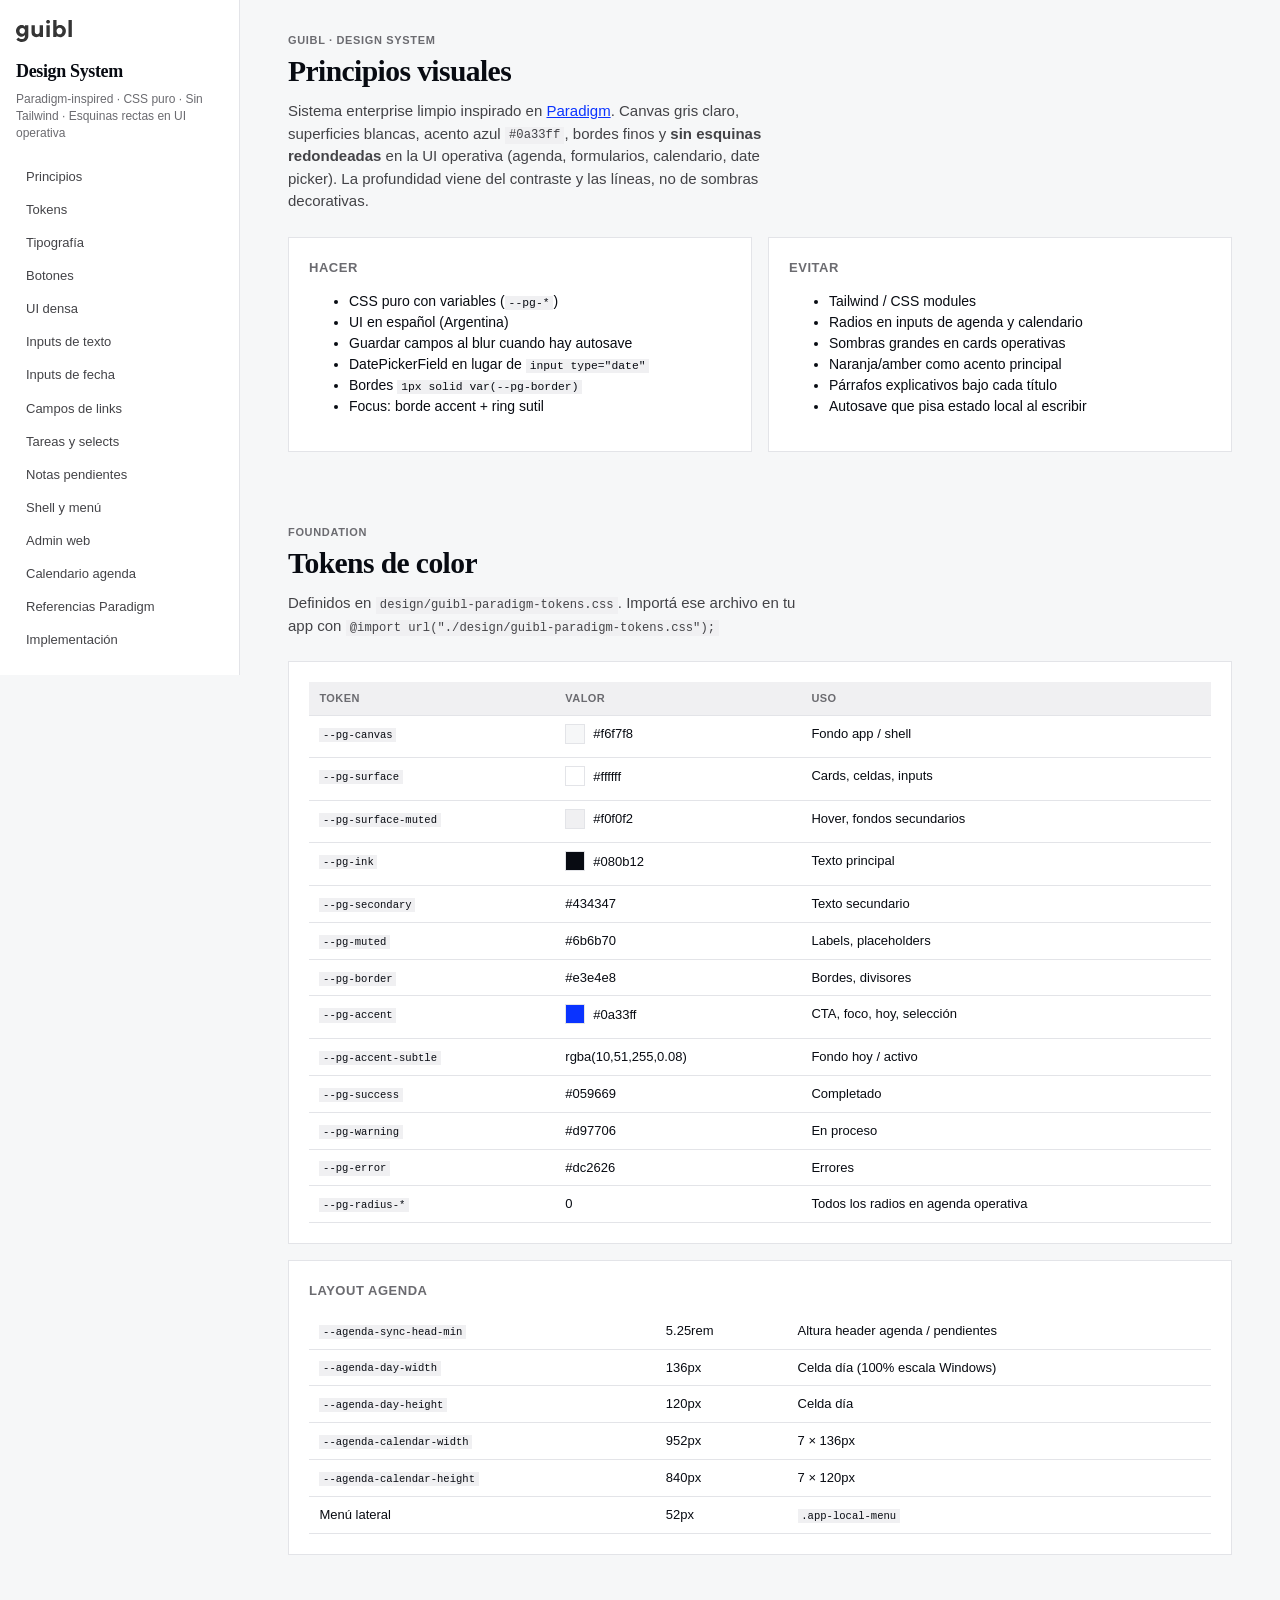
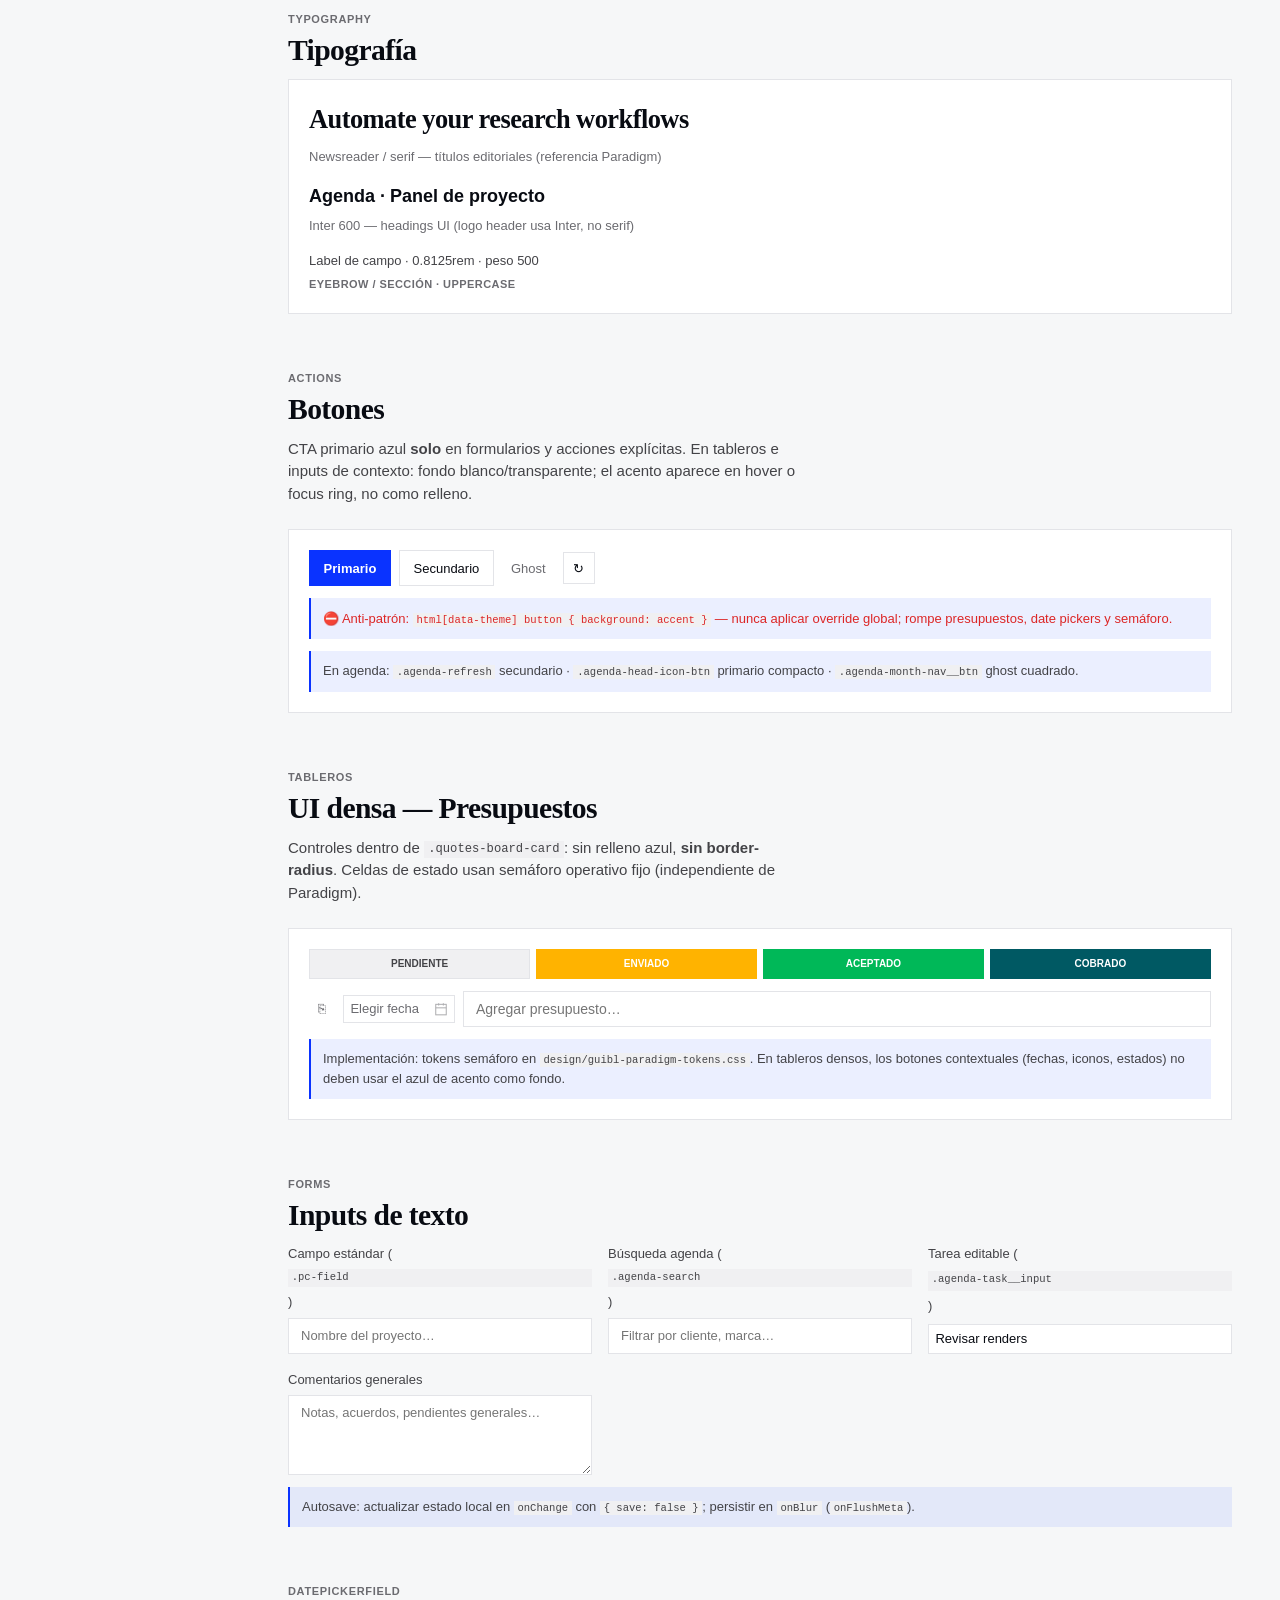
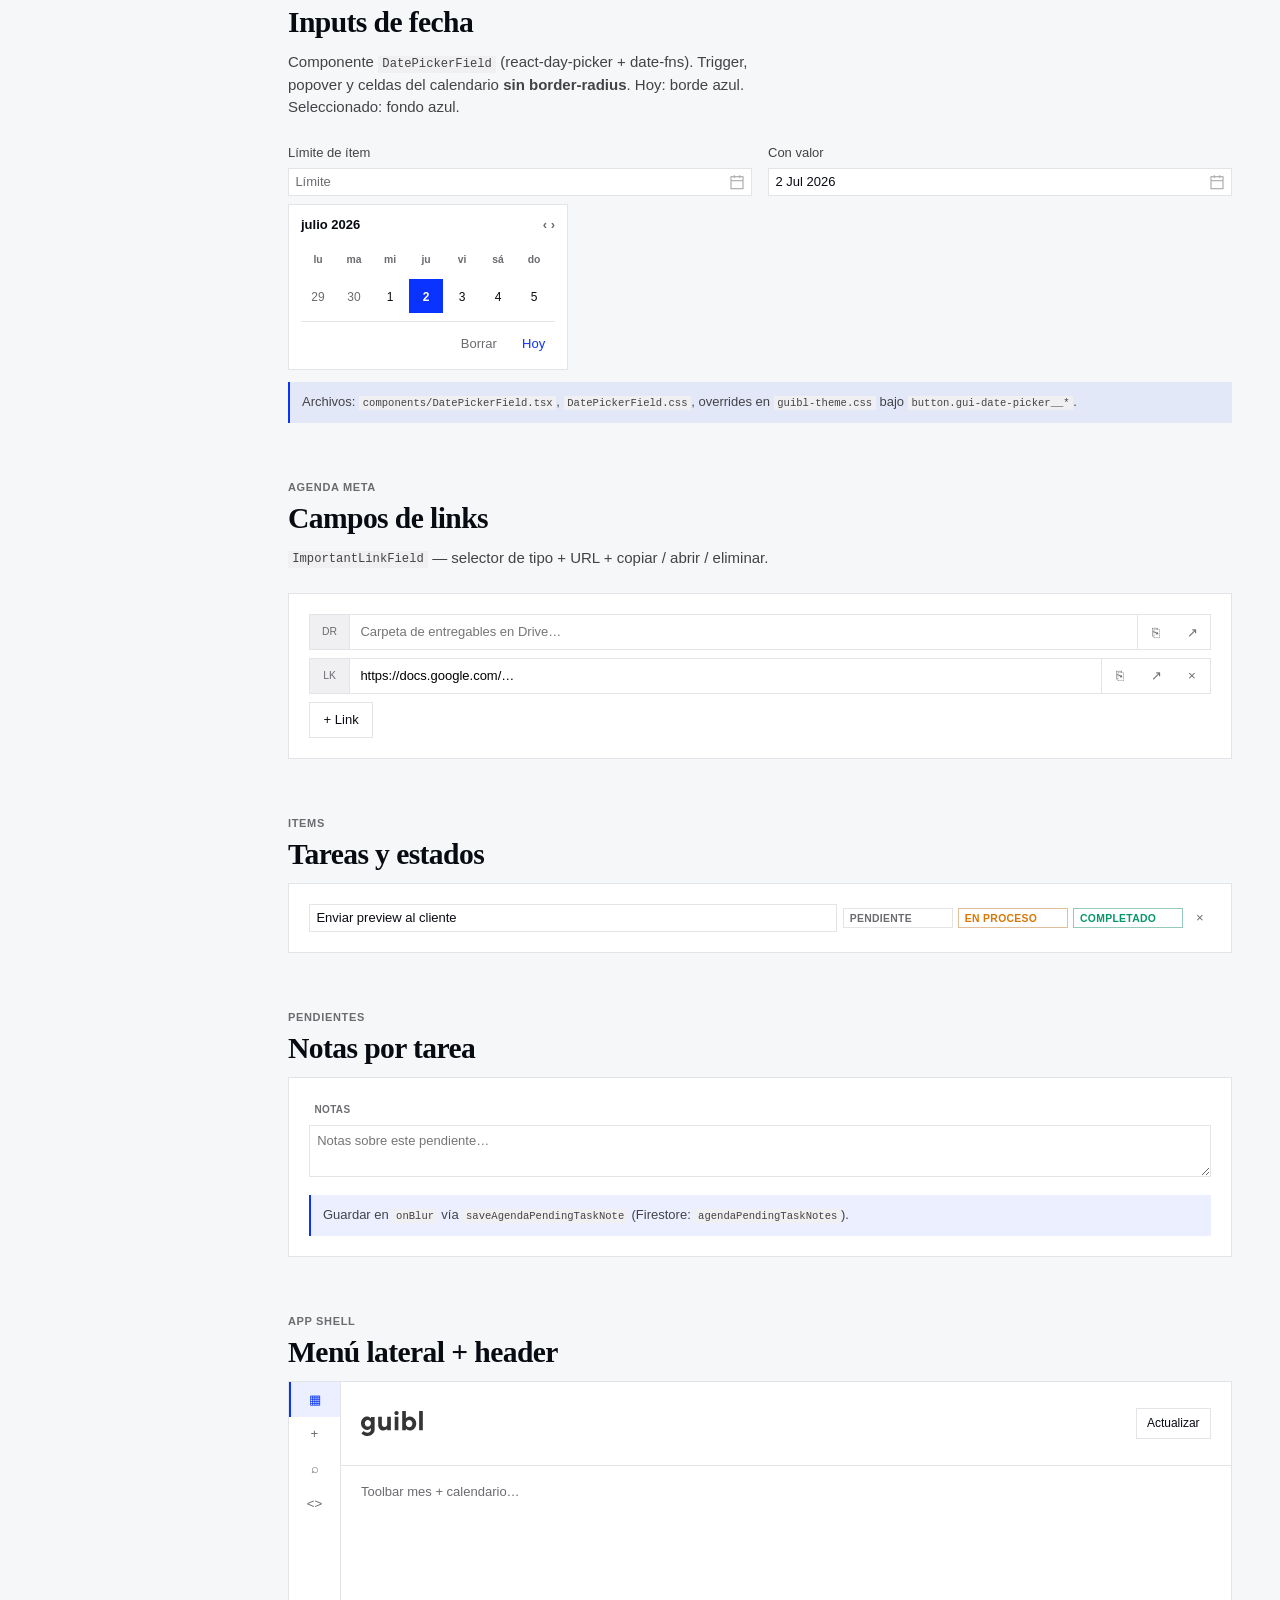
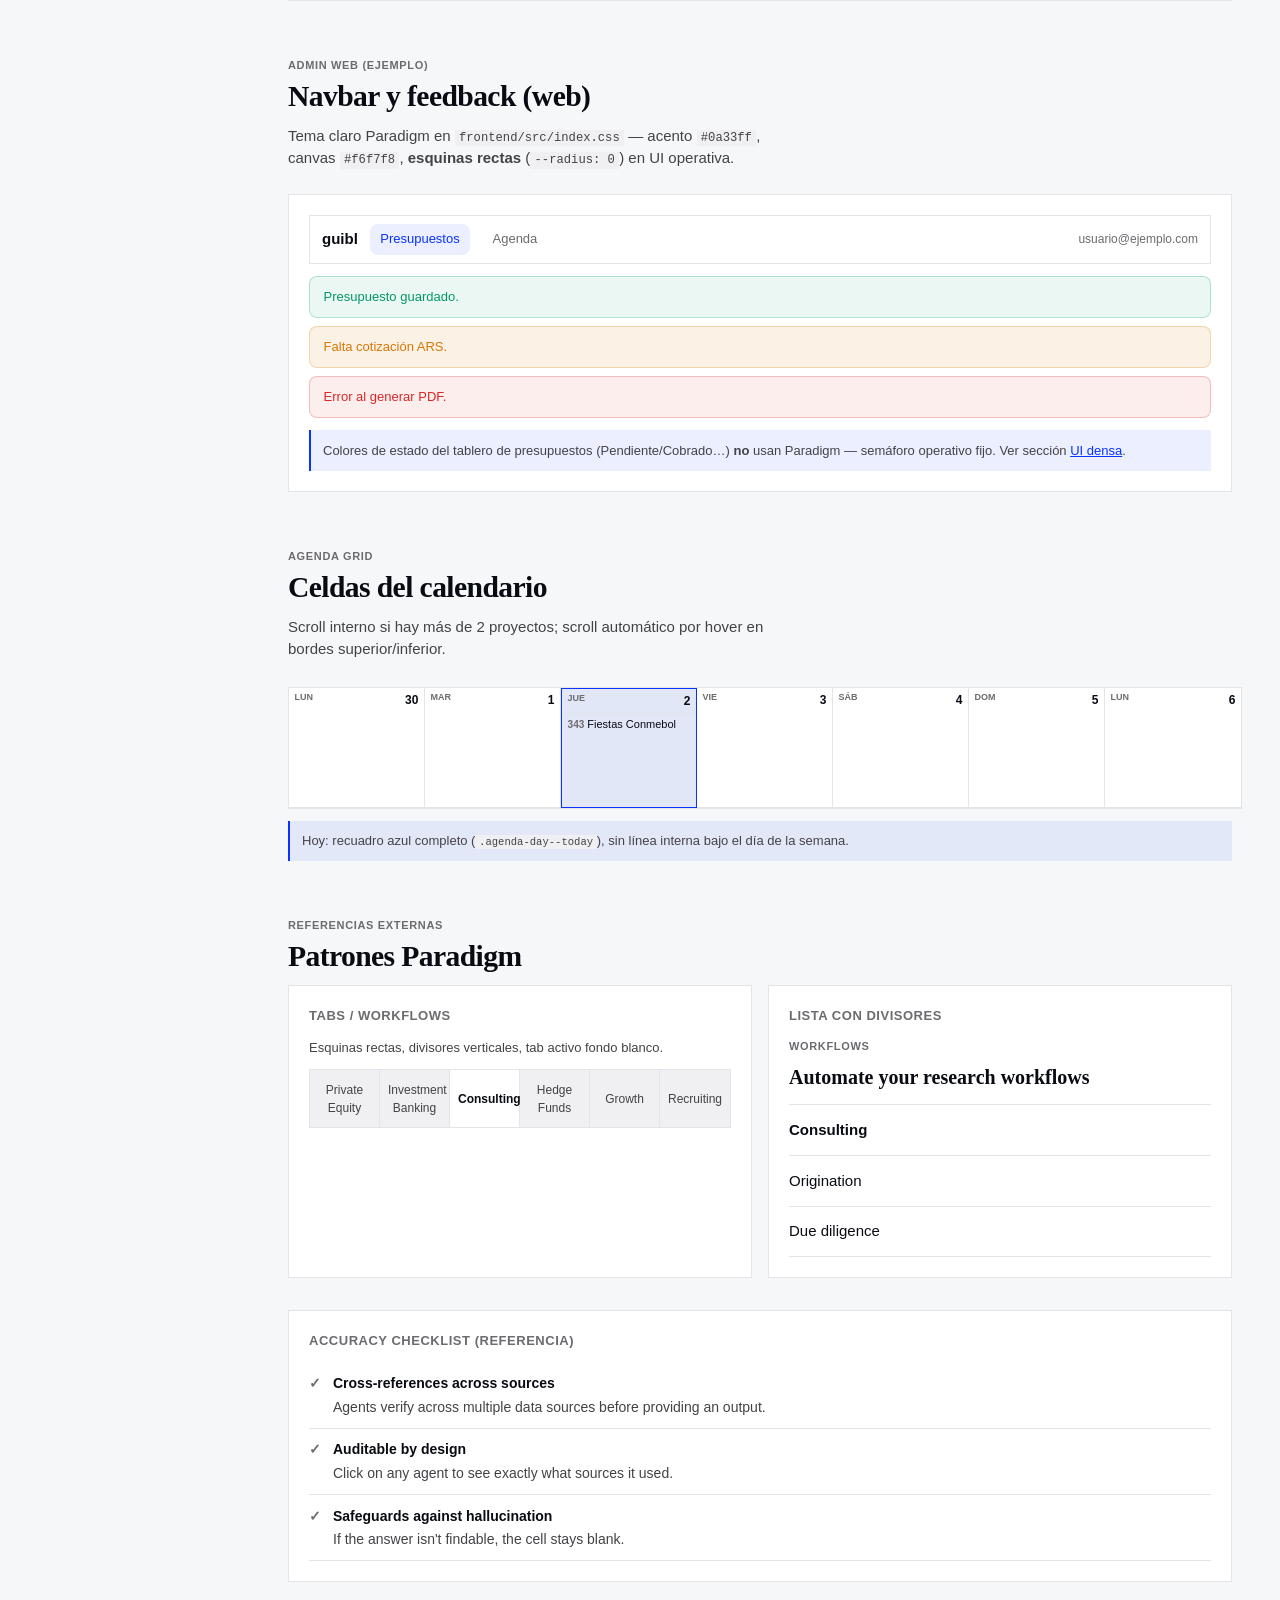
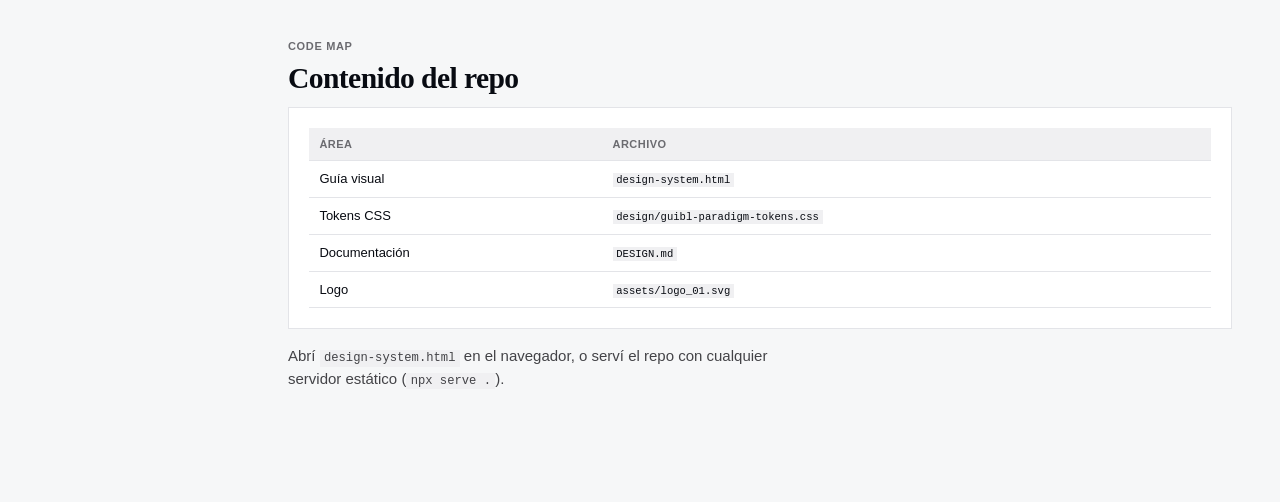
<file: index.html>
<!doctype html>
<html lang="es">
<head>
  <meta charset="utf-8" />
  <meta http-equiv="refresh" content="0; url=design-system.html" />
  <title>GUIBL Design System</title>
  <link rel="canonical" href="design-system.html" />
</head>
<body>
  <p><a href="design-system.html">GUIBL Design System</a></p>
</body>
</html>
</file>
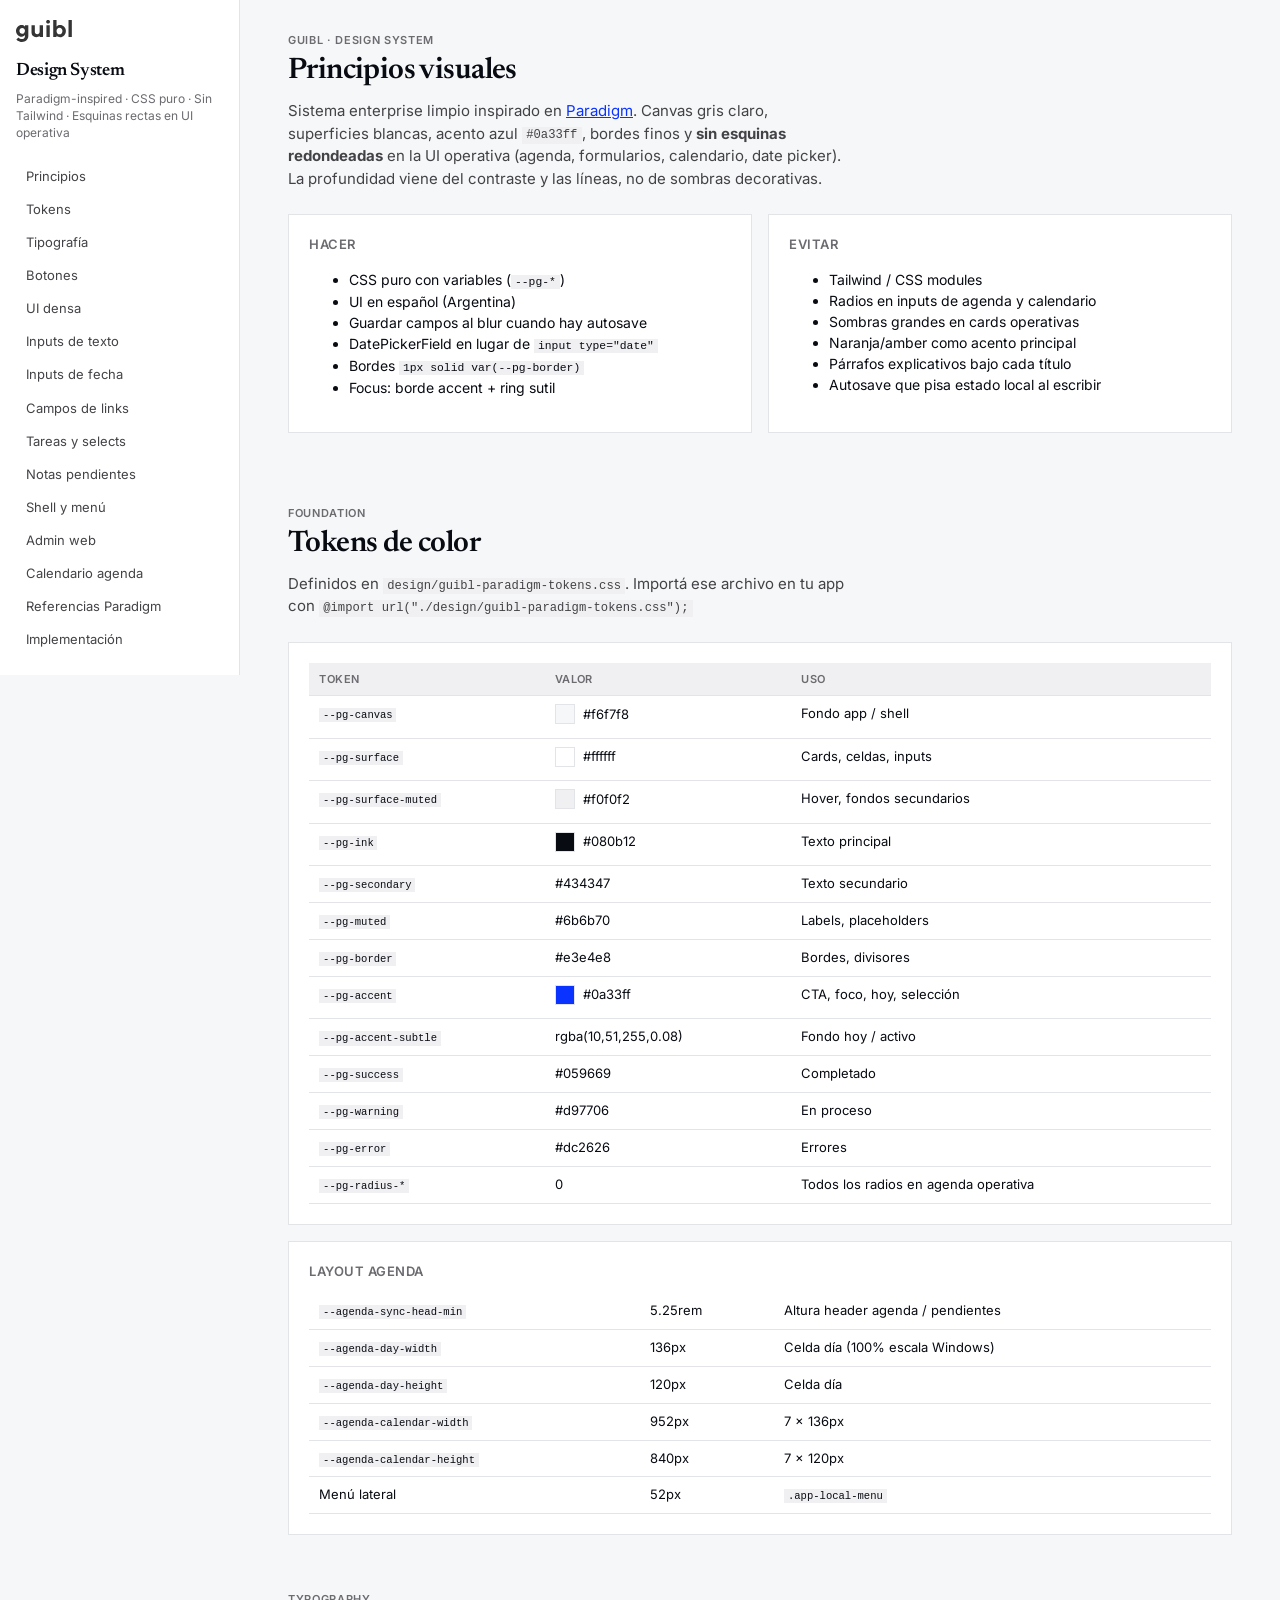
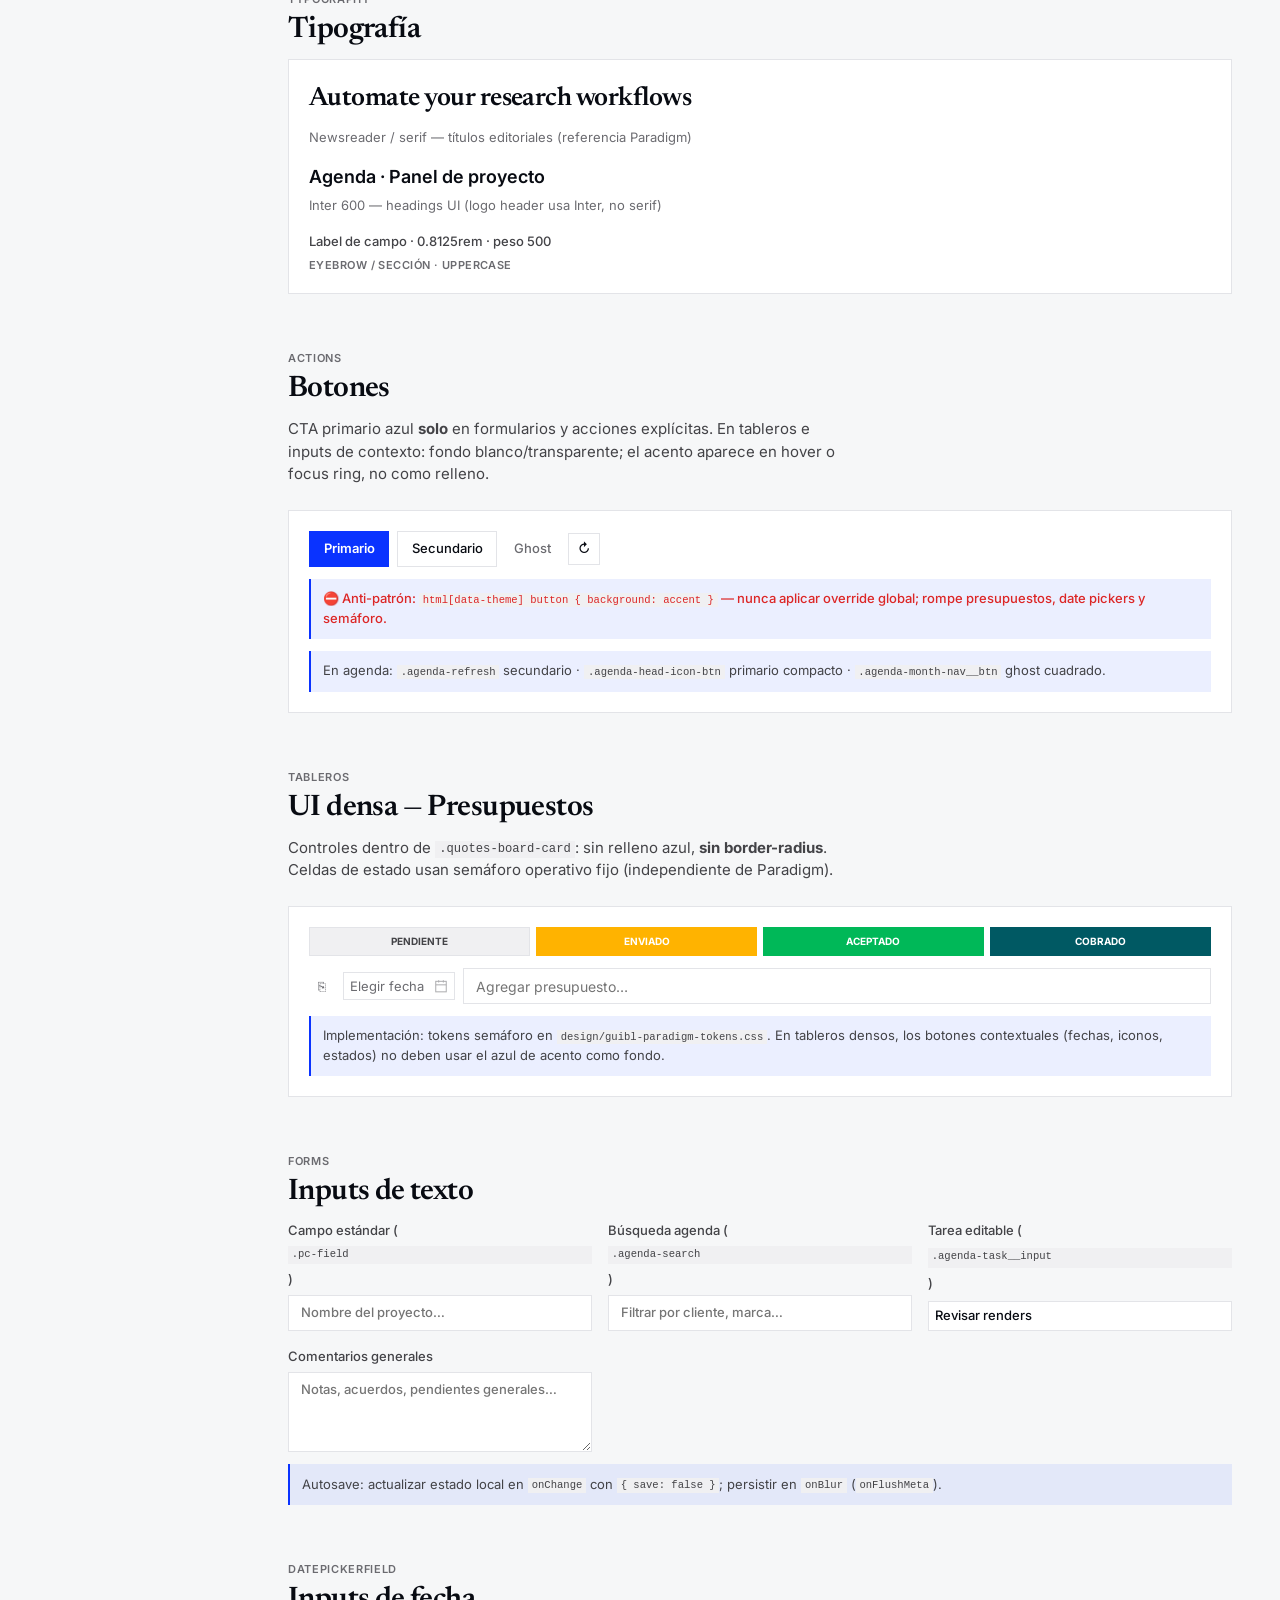
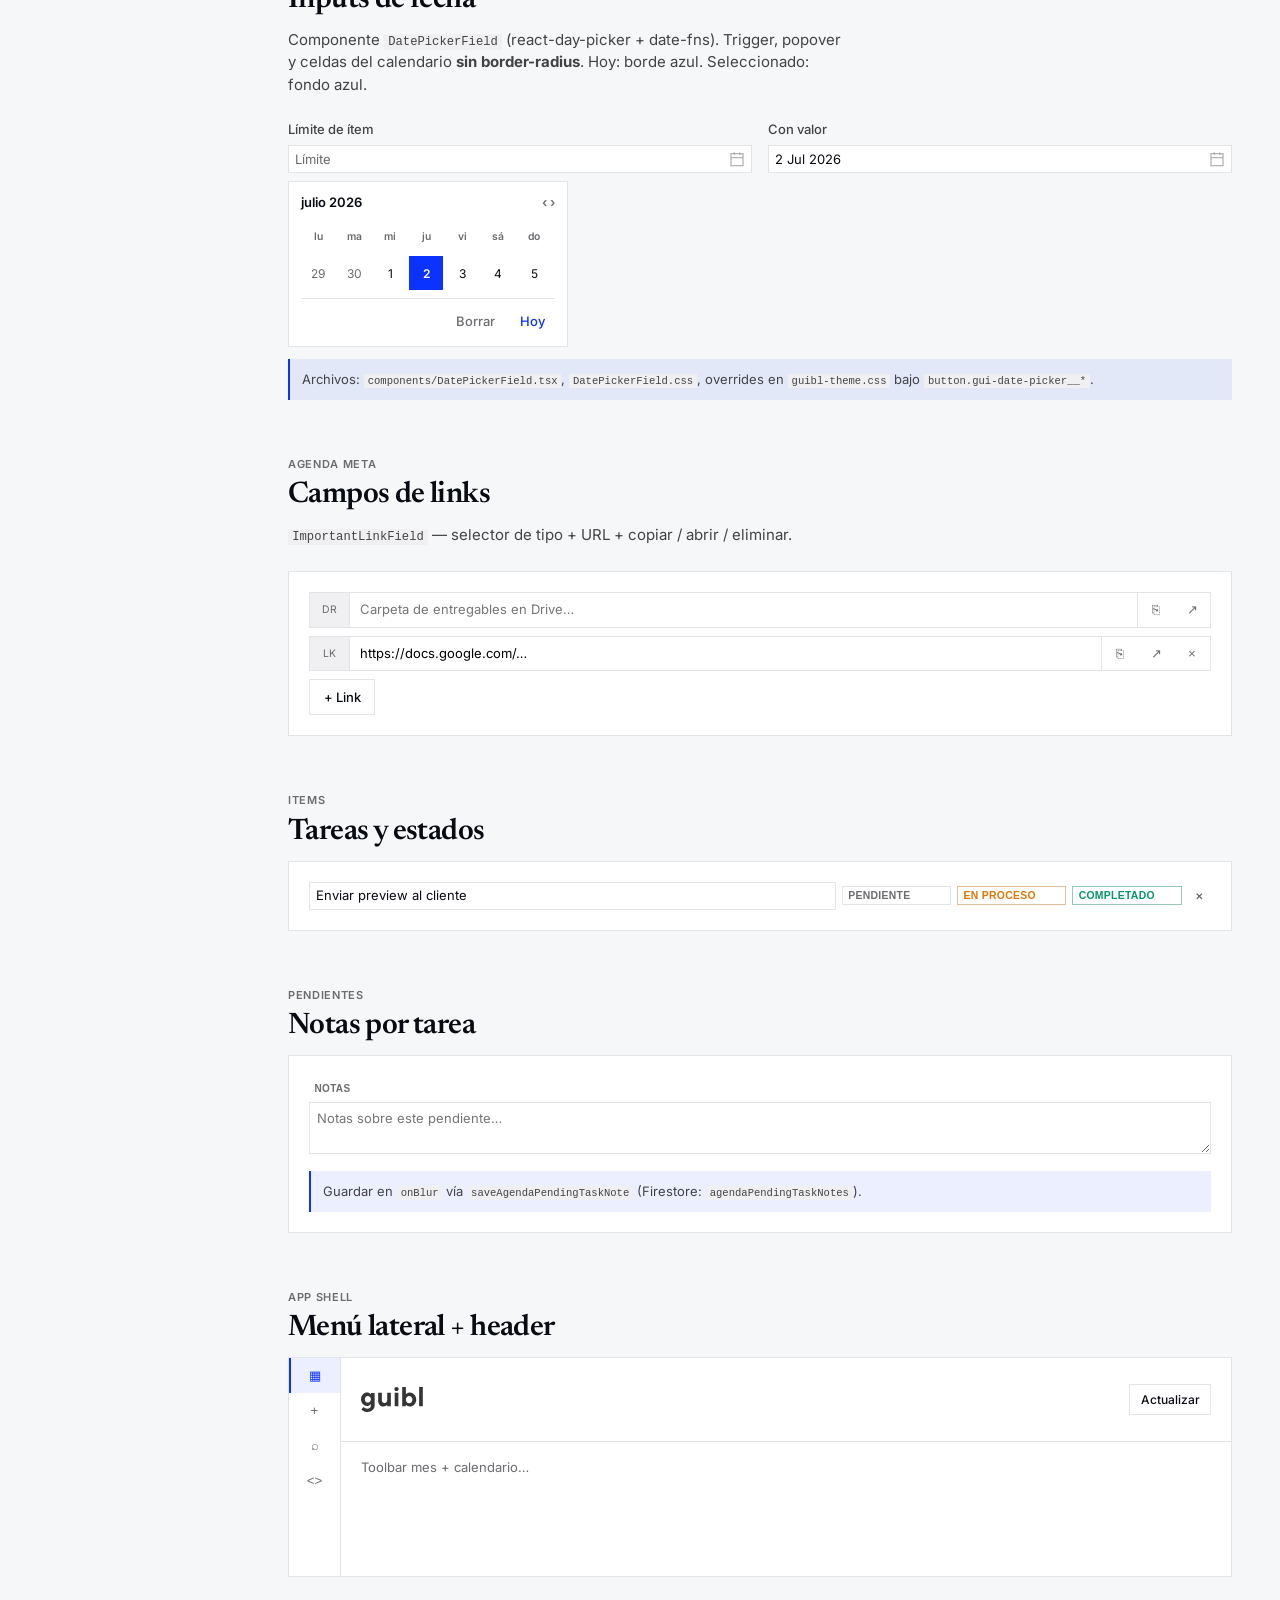
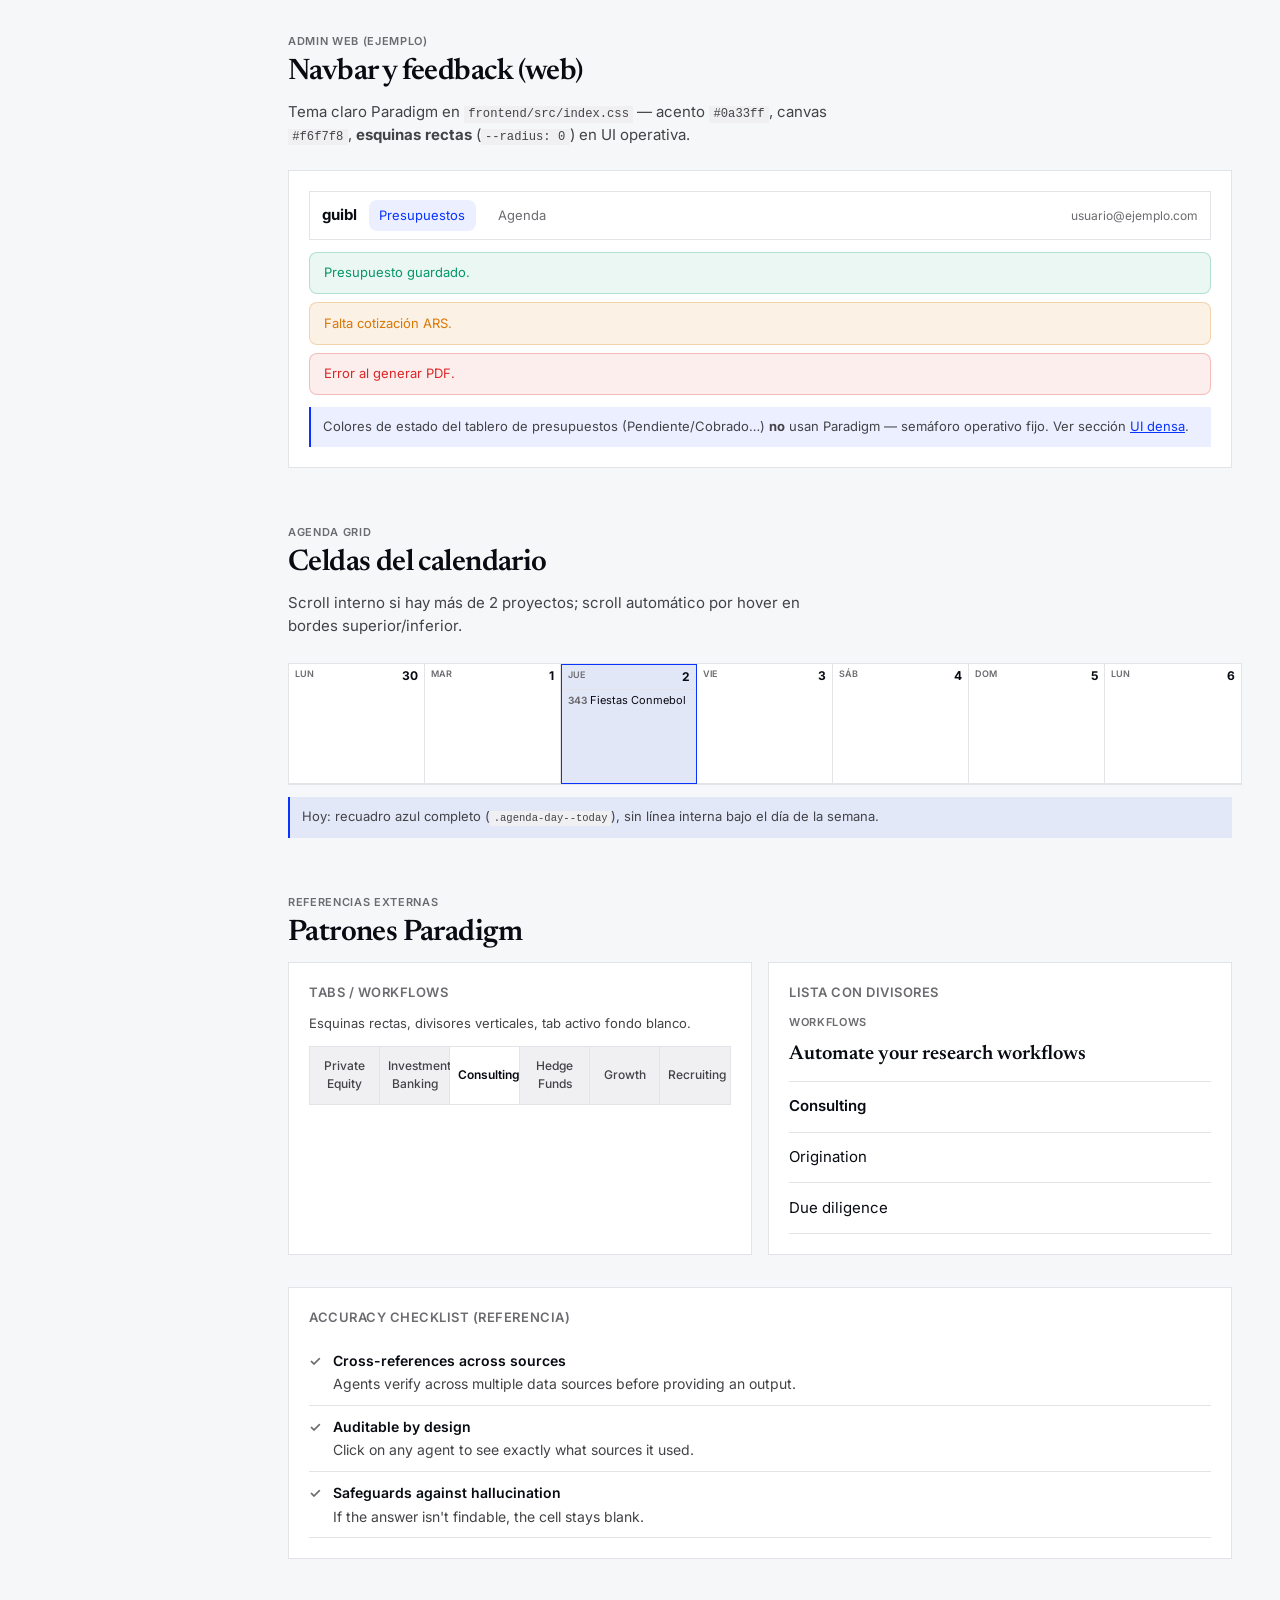
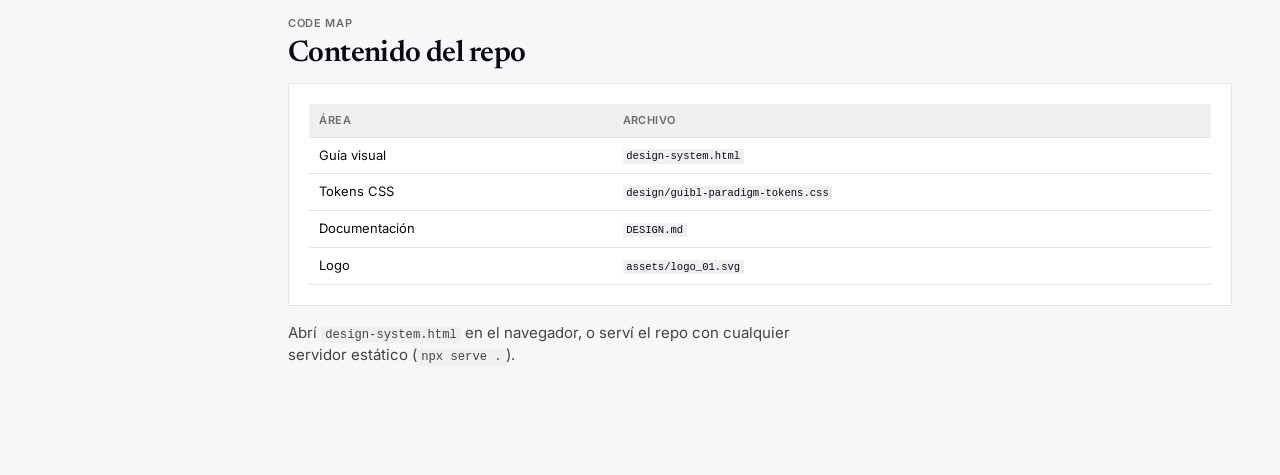
<file: design-system.html>
<!doctype html>
<html lang="es" data-theme="light">
<head>
  <meta charset="utf-8" />
  <meta name="viewport" content="width=device-width, initial-scale=1" />
  <title>GUIBL — Design System (Paradigm-inspired)</title>
  <link rel="preconnect" href="https://fonts.googleapis.com" />
  <link rel="preconnect" href="https://fonts.gstatic.com" crossorigin />
  <link href="https://fonts.googleapis.com/css2?family=Inter:wght@400;500;600;700&family=Newsreader:opsz,wght@6..72,500;6..72,600&display=swap" rel="stylesheet" />
  <style>
    /* ================================================================
       GUIBL Design System — tokens en design/guibl-paradigm-tokens.css
       Esquinas rectas (radius 0) en UI operativa.
       Referencias: Paradigm (paradigmai.com), tabs/workflows, cards planas.
       ================================================================ */
    :root {
      --pg-canvas: #f6f7f8;
      --pg-surface: #ffffff;
      --pg-surface-muted: #f0f0f2;
      --pg-ink: #080b12;
      --pg-secondary: #434347;
      --pg-muted: #6b6b70;
      --pg-border: #e3e4e8;
      --pg-border-strong: #d0d1d6;
      --pg-accent: #0a33ff;
      --pg-accent-hover: #082bcc;
      --pg-accent-subtle: rgba(10, 51, 255, 0.08);
      --pg-success: #059669;
      --pg-success-subtle: rgba(5, 150, 105, 0.08);
      --pg-warning: #d97706;
      --pg-warning-subtle: rgba(217, 119, 6, 0.1);
      --pg-error: #dc2626;
      --pg-error-subtle: rgba(220, 38, 38, 0.08);
      --pg-estado-pendiente-bg: #f0f0f2;
      --pg-estado-enviado-bg: #ffb300;
      --pg-estado-aceptado-bg: #00b858;
      --pg-estado-cobrado-bg: #005963;
      --pg-radius: 0;
      --pg-font-sans: "Inter", "Helvetica Neue", Arial, sans-serif;
      --pg-font-serif: "Newsreader", "Palatino Linotype", Palatino, Georgia, serif;
      --pg-input-height: 36px;
      --pg-input-height-sm: 28px;
      --pg-agenda-day-width: 136px;
      --pg-agenda-day-height: 120px;
      --pg-sync-head-min: 5.25rem;
      --pg-sidebar-width: 52px;
    }

    *, *::before, *::after { box-sizing: border-box; }

    body {
      margin: 0;
      background: var(--pg-canvas);
      color: var(--pg-ink);
      font-family: var(--pg-font-sans);
      font-size: 14px;
      line-height: 1.5;
    }

    a { color: var(--pg-accent); }

    .ds-layout {
      display: grid;
      grid-template-columns: 240px minmax(0, 1fr);
      min-height: 100vh;
    }

    .ds-nav {
      position: sticky;
      top: 0;
      align-self: start;
      max-height: 100vh;
      overflow-y: auto;
      padding: 1.25rem 1rem;
      background: var(--pg-surface);
      border-right: 1px solid var(--pg-border);
    }

    .ds-nav__logo {
      display: block;
      height: 1.4rem;
      width: auto;
      margin-bottom: 1rem;
    }

    .ds-nav h1 {
      margin: 0 0 0.35rem;
      font-family: var(--pg-font-serif);
      font-size: 1.125rem;
      font-weight: 600;
      letter-spacing: -0.02em;
    }

    .ds-nav__meta {
      margin: 0 0 1.25rem;
      font-size: 0.75rem;
      color: var(--pg-muted);
      line-height: 1.4;
    }

    .ds-nav ul {
      list-style: none;
      margin: 0;
      padding: 0;
      display: flex;
      flex-direction: column;
      gap: 0.15rem;
    }

    .ds-nav a {
      display: block;
      padding: 0.35rem 0.5rem;
      color: var(--pg-secondary);
      text-decoration: none;
      font-size: 0.8125rem;
      border-left: 2px solid transparent;
    }

    .ds-nav a:hover {
      color: var(--pg-ink);
      background: var(--pg-surface-muted);
    }

    .ds-main {
      padding: 2rem clamp(1.25rem, 4vw, 3rem) 4rem;
      max-width: 1100px;
    }

    .ds-section {
      margin-bottom: 3.5rem;
      scroll-margin-top: 1.5rem;
    }

    .ds-kicker {
      margin: 0 0 0.35rem;
      font-size: 0.6875rem;
      font-weight: 600;
      letter-spacing: 0.06em;
      text-transform: uppercase;
      color: var(--pg-muted);
    }

    .ds-section h2 {
      margin: 0 0 0.75rem;
      font-family: var(--pg-font-serif);
      font-size: clamp(1.5rem, 3vw, 1.85rem);
      font-weight: 600;
      letter-spacing: -0.02em;
      line-height: 1.15;
    }

    .ds-lead {
      margin: 0 0 1.5rem;
      max-width: 62ch;
      color: var(--pg-secondary);
      font-size: 0.9375rem;
    }

    .ds-panel {
      background: var(--pg-surface);
      border: 1px solid var(--pg-border);
      border-radius: var(--pg-radius);
      padding: 1.25rem;
      margin-bottom: 1rem;
    }

    .ds-panel h3 {
      margin: 0 0 0.75rem;
      font-size: 0.8125rem;
      font-weight: 600;
      letter-spacing: 0.04em;
      text-transform: uppercase;
      color: var(--pg-muted);
    }

    .ds-grid-2 {
      display: grid;
      grid-template-columns: repeat(auto-fit, minmax(260px, 1fr));
      gap: 1rem;
    }

    .ds-grid-3 {
      display: grid;
      grid-template-columns: repeat(auto-fit, minmax(180px, 1fr));
      gap: 0.75rem;
    }

    .ds-token-table {
      width: 100%;
      border-collapse: collapse;
      font-size: 0.8125rem;
    }

    .ds-token-table th,
    .ds-token-table td {
      padding: 0.5rem 0.65rem;
      border-bottom: 1px solid var(--pg-border);
      text-align: left;
      vertical-align: top;
    }

    .ds-token-table th {
      font-size: 0.6875rem;
      font-weight: 600;
      text-transform: uppercase;
      letter-spacing: 0.04em;
      color: var(--pg-muted);
      background: var(--pg-surface-muted);
    }

    .ds-swatch {
      display: inline-flex;
      align-items: center;
      gap: 0.5rem;
    }

    .ds-swatch__chip {
      width: 1.25rem;
      height: 1.25rem;
      border: 1px solid var(--pg-border);
      flex-shrink: 0;
    }

    code {
      font-family: ui-monospace, "Cascadia Code", Consolas, monospace;
      font-size: 0.8125em;
      background: var(--pg-surface-muted);
      padding: 0.1em 0.35em;
    }

    /* —— Buttons (guibl-theme light) —— */
    .btn {
      appearance: none;
      display: inline-flex;
      align-items: center;
      justify-content: center;
      gap: 0.35rem;
      min-height: var(--pg-input-height);
      padding: 0.45rem 0.85rem;
      font: inherit;
      font-size: 0.8125rem;
      font-weight: 600;
      border-radius: var(--pg-radius);
      border: 1px solid var(--pg-accent);
      background: var(--pg-accent);
      color: #fff;
      cursor: pointer;
      box-shadow: none;
    }

    .btn:hover { background: var(--pg-accent-hover); border-color: var(--pg-accent-hover); }

    .btn.secondary {
      background: var(--pg-surface);
      border-color: var(--pg-border);
      color: var(--pg-ink);
      font-weight: 500;
    }

    .btn.secondary:hover {
      background: var(--pg-surface-muted);
      border-color: var(--pg-border-strong);
    }

    .btn.ghost {
      background: transparent;
      border-color: transparent;
      color: var(--pg-muted);
      font-weight: 500;
      min-height: auto;
      padding: 0.35rem 0.5rem;
    }

    .btn.ghost:hover {
      background: var(--pg-surface-muted);
      color: var(--pg-ink);
    }

    .btn.icon-only {
      width: 2rem;
      min-width: 2rem;
      height: 2rem;
      min-height: 2rem;
      padding: 0;
    }

    .btn-row {
      display: flex;
      flex-wrap: wrap;
      gap: 0.5rem;
      align-items: center;
    }

    /* —— Text inputs (pc-field / agenda) —— */
    label.ds-field {
      display: grid;
      gap: 0.35rem;
      font-size: 0.8125rem;
      font-weight: 500;
      color: var(--pg-secondary);
    }

    .pc-field,
    .agenda-search,
    .agenda-project-notes,
    .agenda-task__input {
      width: 100%;
      min-height: var(--pg-input-height);
      padding: 0.45rem 0.75rem;
      font: inherit;
      font-size: 0.8125rem;
      color: var(--pg-ink);
      background: var(--pg-surface);
      border: 1px solid var(--pg-border);
      border-radius: var(--pg-radius);
    }

    .pc-field:focus,
    .agenda-search:focus,
    .agenda-project-notes:focus,
    .agenda-task__input:focus {
      outline: none;
      border-color: var(--pg-accent);
      box-shadow: 0 0 0 2px var(--pg-accent-subtle);
    }

    .agenda-project-notes {
      min-height: 5rem;
      resize: vertical;
    }

    .agenda-task__input {
      min-height: var(--pg-input-height-sm);
      padding: 0.2rem 0.4rem;
    }

    /* —— DatePickerField —— */
    .gui-date-picker { position: relative; width: 100%; }

    .gui-date-picker__trigger {
      display: inline-flex;
      align-items: center;
      justify-content: space-between;
      gap: 0.4rem;
      width: 100%;
      min-height: 1.75rem;
      padding: 0.2rem 0.4rem;
      font-size: 0.8125rem;
      font-family: inherit;
      background: var(--pg-surface);
      border: 1px solid var(--pg-border);
      border-radius: 0;
      color: var(--pg-ink);
      cursor: pointer;
      text-align: left;
    }

    .gui-date-picker__trigger:focus {
      outline: none;
      border-color: var(--pg-accent);
      box-shadow: 0 0 0 2px var(--pg-accent-subtle);
    }

    .gui-date-picker__placeholder { color: var(--pg-muted); }

    .gui-date-picker__icon { opacity: 0.55; color: var(--pg-muted); flex-shrink: 0; }

    .gui-date-picker__popover-demo {
      margin-top: 0.5rem;
      padding: 0.65rem 0.75rem;
      background: var(--pg-surface);
      border: 1px solid var(--pg-border);
      border-radius: 0;
      max-width: 280px;
    }

    .rdp-demo-head {
      display: flex;
      align-items: center;
      justify-content: space-between;
      margin-bottom: 0.5rem;
      font-size: 0.8125rem;
      font-weight: 600;
    }

    .rdp-demo-grid {
      display: grid;
      grid-template-columns: repeat(7, 2.125rem);
      gap: 2px;
      font-size: 0.75rem;
      text-align: center;
    }

    .rdp-demo-grid span {
      height: 2.125rem;
      line-height: 2.125rem;
      color: var(--pg-muted);
      font-size: 0.65rem;
      font-weight: 600;
    }

    .rdp-day {
      height: 2.125rem;
      line-height: 2.125rem;
      border: 1px solid transparent;
      background: var(--pg-surface);
      color: var(--pg-ink);
    }

    .rdp-day.is-today {
      border-color: var(--pg-accent);
      color: var(--pg-accent);
      font-weight: 600;
    }

    .rdp-day.is-selected {
      background: var(--pg-accent);
      border-color: var(--pg-accent);
      color: #fff;
      font-weight: 600;
    }

    .rdp-day.is-outside { color: var(--pg-muted); }

    /* —— Link field (agenda) —— */
    .agenda-link-field {
      display: flex;
      align-items: stretch;
      border: 1px solid var(--pg-border);
      border-radius: var(--pg-radius);
      background: var(--pg-surface);
      overflow: hidden;
    }

    .agenda-link-field:focus-within {
      border-color: var(--pg-accent);
      box-shadow: 0 0 0 2px var(--pg-accent-subtle);
    }

    .agenda-link-field__type {
      display: flex;
      align-items: center;
      justify-content: center;
      width: 2.5rem;
      flex-shrink: 0;
      border-right: 1px solid var(--pg-border);
      background: var(--pg-surface-muted);
      font-size: 0.65rem;
      color: var(--pg-muted);
    }

    .agenda-link-field__input {
      flex: 1;
      min-width: 0;
      border: none;
      padding: 0.45rem 0.65rem;
      font: inherit;
      font-size: 0.8125rem;
      background: transparent;
      border-radius: 0;
    }

    .agenda-link-field__input:focus { outline: none; }

    .agenda-link-field__actions {
      display: flex;
      border-left: 1px solid var(--pg-border);
    }

    .agenda-link-field__icon-btn {
      display: flex;
      align-items: center;
      justify-content: center;
      width: 2.25rem;
      border: none;
      background: transparent;
      color: var(--pg-muted);
      cursor: pointer;
      border-radius: 0;
    }

    .agenda-link-field__icon-btn:hover {
      background: var(--pg-surface-muted);
      color: var(--pg-ink);
    }

    /* —— Task status select —— */
    .agenda-task__status {
      min-width: 6.85rem;
      appearance: none;
      border: 1px solid var(--pg-border);
      border-radius: var(--pg-radius);
      padding: 0.2rem 1.35rem 0.2rem 0.35rem;
      font-size: 0.65rem;
      font-weight: 600;
      letter-spacing: 0.03em;
      text-transform: uppercase;
      background: var(--pg-surface);
      color: var(--pg-muted);
      cursor: pointer;
    }

    .agenda-task__status--pending { color: var(--pg-muted); }
    .agenda-task__status--in_progress { color: var(--pg-warning); border-color: color-mix(in srgb, var(--pg-warning) 35%, var(--pg-border)); }
    .agenda-task__status--completed { color: var(--pg-success); border-color: color-mix(in srgb, var(--pg-success) 35%, var(--pg-border)); }

    /* —— Pending note toggle —— */
    .agenda-pending-note__toggle {
      padding: 0.1rem 0.35rem;
      border: none;
      background: transparent;
      color: var(--pg-muted);
      font-size: 0.625rem;
      font-weight: 600;
      letter-spacing: 0.03em;
      text-transform: uppercase;
      cursor: pointer;
      border-radius: 0;
    }

    .agenda-pending-note__toggle:hover {
      color: var(--pg-accent-hover);
      background: var(--pg-accent-subtle);
    }

    .agenda-pending-note__input {
      width: 100%;
      min-height: 3rem;
      padding: 0.35rem 0.45rem;
      border: 1px solid var(--pg-border);
      border-radius: 0;
      font: inherit;
      font-size: 0.8125rem;
      resize: vertical;
    }

    /* —— Icon sidebar —— */
    .demo-shell {
      display: grid;
      grid-template-columns: var(--pg-sidebar-width) minmax(0, 1fr);
      border: 1px solid var(--pg-border);
      background: var(--pg-surface);
      min-height: 220px;
    }

    .demo-sidebar {
      border-right: 1px solid var(--pg-border);
      display: flex;
      flex-direction: column;
      padding: 0;
    }

    .demo-sidebar button {
      display: flex;
      align-items: center;
      justify-content: center;
      width: 100%;
      padding: 0.62rem 0;
      border: none;
      background: transparent;
      color: var(--pg-muted);
      cursor: pointer;
      border-radius: 0;
    }

    .demo-sidebar button.is-active {
      background: var(--pg-accent-subtle);
      color: var(--pg-accent);
      box-shadow: inset 2px 0 0 var(--pg-accent);
    }

    .demo-sidebar button:hover:not(.is-active) {
      background: var(--pg-surface-muted);
      color: var(--pg-ink);
    }

    .demo-main-head {
      min-height: var(--pg-sync-head-min);
      padding: 1rem 1.25rem;
      border-bottom: 1px solid var(--pg-border);
      display: flex;
      align-items: center;
      justify-content: space-between;
    }

    .demo-main-head img { height: 1.55rem; }

    /* —— Calendar day cell —— */
    .agenda-calendar-demo {
      display: inline-block;
      border: 1px solid var(--pg-border);
    }

    .agenda-week-demo {
      display: grid;
      grid-template-columns: repeat(7, var(--pg-agenda-day-width));
    }

    .agenda-day {
      width: var(--pg-agenda-day-width);
      height: var(--pg-agenda-day-height);
      border-right: 1px solid var(--pg-border);
      border-bottom: 1px solid var(--pg-border);
      background: var(--pg-surface);
      display: flex;
      flex-direction: column;
      overflow: hidden;
    }

    .agenda-day:last-child { border-right: none; }

    .agenda-day--today {
      border: 1px solid var(--pg-accent);
      background: var(--pg-accent-subtle);
      z-index: 1;
    }

    .agenda-day__head {
      display: flex;
      justify-content: space-between;
      padding: 0.2rem 0.35rem;
      font-size: 0.5625rem;
      font-weight: 600;
      text-transform: uppercase;
      color: var(--pg-muted);
    }

    .agenda-day__num { font-size: 0.75rem; font-weight: 700; color: var(--pg-ink); }

    .agenda-entry {
      padding: 0.12rem 0.35rem;
      min-height: 2.25rem;
      font-size: 0.6875rem;
      border-top: 1px solid var(--pg-border);
    }

    .agenda-entry__num { font-weight: 700; color: var(--pg-muted); font-size: 0.625rem; }

    /* —— Paradigm-style tabs (referencia workflows) —— */
    .ref-tabs {
      display: grid;
      grid-template-columns: repeat(6, minmax(0, 1fr));
      border: 1px solid var(--pg-border);
      border-radius: 0;
      overflow: hidden;
    }

    .ref-tabs button {
      padding: 0.65rem 0.5rem;
      border: none;
      border-right: 1px solid var(--pg-border);
      background: var(--pg-surface-muted);
      font: inherit;
      font-size: 0.75rem;
      font-weight: 500;
      color: var(--pg-secondary);
      cursor: pointer;
      border-radius: 0;
    }

    .ref-tabs button:last-child { border-right: none; }

    .ref-tabs button.is-active {
      background: var(--pg-surface);
      color: var(--pg-ink);
      font-weight: 600;
    }

    /* —— Paradigm-style list (referencia accuracy) —— */
    .ref-list { border-top: 1px solid var(--pg-border); }

    .ref-list-item {
      padding: 0.85rem 0;
      border-bottom: 1px solid var(--pg-border);
      font-size: 0.9375rem;
    }

    .ref-list-item.is-active { font-weight: 600; }

    .ref-checklist {
      margin: 0;
      padding: 0;
      list-style: none;
    }

    .ref-checklist li {
      position: relative;
      padding: 0.65rem 0 0.65rem 1.5rem;
      border-bottom: 1px solid var(--pg-border);
      color: var(--pg-secondary);
      font-size: 0.875rem;
    }

    .ref-checklist li::before {
      content: "✓";
      position: absolute;
      left: 0;
      color: var(--pg-muted);
      font-weight: 600;
    }

    .ref-checklist strong {
      display: block;
      color: var(--pg-ink);
      font-weight: 600;
      margin-bottom: 0.15rem;
    }

    .ds-note {
      margin: 0.75rem 0 0;
      padding: 0.65rem 0.75rem;
      background: var(--pg-accent-subtle);
      border-left: 2px solid var(--pg-accent);
      font-size: 0.8125rem;
      color: var(--pg-secondary);
    }

    .ds-do-dont {
      display: grid;
      grid-template-columns: 1fr 1fr;
      gap: 1rem;
    }

    @media (max-width: 720px) {
      .ds-layout { grid-template-columns: 1fr; }
      .ds-nav { position: static; max-height: none; }
      .ds-do-dont { grid-template-columns: 1fr; }
      .ref-tabs { grid-template-columns: 1fr 1fr; }
    }
  </style>
</head>
<body>
  <div class="ds-layout">
    <nav class="ds-nav" aria-label="Design system">
      <img class="ds-nav__logo" src="assets/logo_01.svg" alt="GUIBL" />
      <h1>Design System</h1>
      <p class="ds-nav__meta">Paradigm-inspired · CSS puro · Sin Tailwind · Esquinas rectas en UI operativa</p>
      <ul>
        <li><a href="#principios">Principios</a></li>
        <li><a href="#tokens">Tokens</a></li>
        <li><a href="#tipografia">Tipografía</a></li>
        <li><a href="#botones">Botones</a></li>
        <li><a href="#ui-densa">UI densa</a></li>
        <li><a href="#inputs">Inputs de texto</a></li>
        <li><a href="#fechas">Inputs de fecha</a></li>
        <li><a href="#links">Campos de links</a></li>
        <li><a href="#tareas">Tareas y selects</a></li>
        <li><a href="#notas">Notas pendientes</a></li>
        <li><a href="#shell">Shell y menú</a></li>
        <li><a href="#admin-web">Admin web</a></li>
        <li><a href="#calendario">Calendario agenda</a></li>
        <li><a href="#referencias">Referencias Paradigm</a></li>
        <li><a href="#implementacion">Implementación</a></li>
      </ul>
    </nav>

    <main class="ds-main">
      <section class="ds-section" id="principios">
        <p class="ds-kicker">GUIBL · Design System</p>
        <h2>Principios visuales</h2>
        <p class="ds-lead">
          Sistema enterprise limpio inspirado en <a href="https://www.paradigmai.com/" target="_blank" rel="noopener">Paradigm</a>.
          Canvas gris claro, superficies blancas, acento azul <code>#0a33ff</code>, bordes finos y <strong>sin esquinas redondeadas</strong>
          en la UI operativa (agenda, formularios, calendario, date picker). La profundidad viene del contraste y las líneas, no de sombras decorativas.
        </p>
        <div class="ds-do-dont">
          <div class="ds-panel">
            <h3>Hacer</h3>
            <ul>
              <li>CSS puro con variables (<code>--pg-*</code>)</li>
              <li>UI en español (Argentina)</li>
              <li>Guardar campos al blur cuando hay autosave</li>
              <li>DatePickerField en lugar de <code>input type="date"</code></li>
              <li>Bordes <code>1px solid var(--pg-border)</code></li>
              <li>Focus: borde accent + ring sutil</li>
            </ul>
          </div>
          <div class="ds-panel">
            <h3>Evitar</h3>
            <ul>
              <li>Tailwind / CSS modules</li>
              <li>Radios en inputs de agenda y calendario</li>
              <li>Sombras grandes en cards operativas</li>
              <li>Naranja/amber como acento principal</li>
              <li>Párrafos explicativos bajo cada título</li>
              <li>Autosave que pisa estado local al escribir</li>
            </ul>
          </div>
        </div>
      </section>

      <section class="ds-section" id="tokens">
        <p class="ds-kicker">Foundation</p>
        <h2>Tokens de color</h2>
        <p class="ds-lead">Definidos en <code>design/guibl-paradigm-tokens.css</code>. Importá ese archivo en tu app con <code>@import url("./design/guibl-paradigm-tokens.css");</code></p>
        <div class="ds-panel">
          <table class="ds-token-table">
            <thead>
              <tr><th>Token</th><th>Valor</th><th>Uso</th></tr>
            </thead>
            <tbody>
              <tr><td><code>--pg-canvas</code></td><td><span class="ds-swatch"><span class="ds-swatch__chip" style="background:#f6f7f8"></span>#f6f7f8</span></td><td>Fondo app / shell</td></tr>
              <tr><td><code>--pg-surface</code></td><td><span class="ds-swatch"><span class="ds-swatch__chip" style="background:#fff"></span>#ffffff</span></td><td>Cards, celdas, inputs</td></tr>
              <tr><td><code>--pg-surface-muted</code></td><td><span class="ds-swatch"><span class="ds-swatch__chip" style="background:#f0f0f2"></span>#f0f0f2</span></td><td>Hover, fondos secundarios</td></tr>
              <tr><td><code>--pg-ink</code></td><td><span class="ds-swatch"><span class="ds-swatch__chip" style="background:#080b12"></span>#080b12</span></td><td>Texto principal</td></tr>
              <tr><td><code>--pg-secondary</code></td><td>#434347</td><td>Texto secundario</td></tr>
              <tr><td><code>--pg-muted</code></td><td>#6b6b70</td><td>Labels, placeholders</td></tr>
              <tr><td><code>--pg-border</code></td><td>#e3e4e8</td><td>Bordes, divisores</td></tr>
              <tr><td><code>--pg-accent</code></td><td><span class="ds-swatch"><span class="ds-swatch__chip" style="background:#0a33ff"></span>#0a33ff</span></td><td>CTA, foco, hoy, selección</td></tr>
              <tr><td><code>--pg-accent-subtle</code></td><td>rgba(10,51,255,0.08)</td><td>Fondo hoy / activo</td></tr>
              <tr><td><code>--pg-success</code></td><td>#059669</td><td>Completado</td></tr>
              <tr><td><code>--pg-warning</code></td><td>#d97706</td><td>En proceso</td></tr>
              <tr><td><code>--pg-error</code></td><td>#dc2626</td><td>Errores</td></tr>
              <tr><td><code>--pg-radius-*</code></td><td>0</td><td>Todos los radios en agenda operativa</td></tr>
            </tbody>
          </table>
        </div>
        <div class="ds-panel">
          <h3>Layout agenda</h3>
          <table class="ds-token-table">
            <tbody>
              <tr><td><code>--agenda-sync-head-min</code></td><td>5.25rem</td><td>Altura header agenda / pendientes</td></tr>
              <tr><td><code>--agenda-day-width</code></td><td>136px</td><td>Celda día (100% escala Windows)</td></tr>
              <tr><td><code>--agenda-day-height</code></td><td>120px</td><td>Celda día</td></tr>
              <tr><td><code>--agenda-calendar-width</code></td><td>952px</td><td>7 × 136px</td></tr>
              <tr><td><code>--agenda-calendar-height</code></td><td>840px</td><td>7 × 120px</td></tr>
              <tr><td>Menú lateral</td><td>52px</td><td><code>.app-local-menu</code></td></tr>
            </tbody>
          </table>
        </div>
      </section>

      <section class="ds-section" id="tipografia">
        <p class="ds-kicker">Typography</p>
        <h2>Tipografía</h2>
        <div class="ds-panel">
          <p style="margin:0 0 0.5rem;font-family:var(--pg-font-serif);font-size:1.65rem;font-weight:600;letter-spacing:-0.02em">Automate your research workflows</p>
          <p style="margin:0 0 1rem;color:var(--pg-muted);font-size:0.8125rem">Newsreader / serif — títulos editoriales (referencia Paradigm)</p>
          <p style="margin:0 0 0.35rem;font-size:1.125rem;font-weight:600">Agenda · Panel de proyecto</p>
          <p style="margin:0 0 1rem;color:var(--pg-muted);font-size:0.8125rem">Inter 600 — headings UI (logo header usa Inter, no serif)</p>
          <p style="margin:0 0 0.35rem;font-size:0.8125rem;font-weight:500;color:var(--pg-secondary)">Label de campo · 0.8125rem · peso 500</p>
          <p style="margin:0;font-size:0.6875rem;font-weight:600;letter-spacing:0.04em;text-transform:uppercase;color:var(--pg-muted)">Eyebrow / sección · uppercase</p>
        </div>
      </section>

      <section class="ds-section" id="botones">
        <p class="ds-kicker">Actions</p>
        <h2>Botones</h2>
        <p class="ds-lead">CTA primario azul <strong>solo</strong> en formularios y acciones explícitas. En tableros e inputs de contexto: fondo blanco/transparente; el acento aparece en hover o focus ring, no como relleno.</p>
        <div class="ds-panel">
          <div class="btn-row">
            <button type="button" class="btn">Primario</button>
            <button type="button" class="btn secondary">Secundario</button>
            <button type="button" class="btn ghost">Ghost</button>
            <button type="button" class="btn secondary icon-only" title="Actualizar">↻</button>
          </div>
          <p class="ds-note" style="margin-top:0.75rem;color:var(--pg-error);font-weight:500">⛔ Anti-patrón: <code>html[data-theme] button { background: accent }</code> — nunca aplicar override global; rompe presupuestos, date pickers y semáforo.</p>
          <p class="ds-note">En agenda: <code>.agenda-refresh</code> secundario · <code>.agenda-head-icon-btn</code> primario compacto · <code>.agenda-month-nav__btn</code> ghost cuadrado.</p>
        </div>
      </section>

      <section class="ds-section" id="ui-densa">
        <p class="ds-kicker">Tableros</p>
        <h2>UI densa — Presupuestos</h2>
        <p class="ds-lead">Controles dentro de <code>.quotes-board-card</code>: sin relleno azul, <strong>sin border-radius</strong>. Celdas de estado usan semáforo operativo fijo (independiente de Paradigm).</p>
        <div class="ds-panel">
          <div style="display:grid;grid-template-columns:repeat(4,1fr);gap:0.35rem;margin-bottom:0.75rem;font-size:0.625rem;font-weight:700;text-transform:uppercase;text-align:center">
            <div style="padding:0.45rem;background:var(--pg-estado-pendiente-bg,#f0f0f2);color:var(--pg-secondary);box-shadow:inset 0 0 0 1px var(--pg-border)">Pendiente</div>
            <div style="padding:0.45rem;background:var(--pg-estado-enviado-bg,#ffb300);color:#fff">Enviado</div>
            <div style="padding:0.45rem;background:var(--pg-estado-aceptado-bg,#00b858);color:#fff">Aceptado</div>
            <div style="padding:0.45rem;background:var(--pg-estado-cobrado-bg,#005963);color:#fff">Cobrado</div>
          </div>
          <div style="display:flex;align-items:center;gap:0.5rem;flex-wrap:wrap">
            <button type="button" style="display:inline-flex;align-items:center;justify-content:center;width:26px;height:26px;padding:0;background:transparent;border:none;color:var(--pg-muted);border-radius:4px" title="Copiar">⎘</button>
            <button type="button" class="gui-date-picker__trigger" style="width:auto;min-width:7rem;font-size:0.8125rem">
              <span class="gui-date-picker__placeholder">Elegir fecha</span>
              <svg class="gui-date-picker__icon" width="14" height="14" viewBox="0 0 24 24" fill="none" stroke="currentColor" stroke-width="1.75"><rect x="3" y="4" width="18" height="18" rx="0"/><line x1="16" y1="2" x2="16" y2="6"/><line x1="8" y1="2" x2="8" y2="6"/><line x1="3" y1="10" x2="21" y2="10"/></svg>
            </button>
            <input type="text" placeholder="Agregar presupuesto…" style="flex:1;min-width:8rem;height:36px;padding:0.5rem 0.75rem;border:1px solid var(--pg-border);border-radius:0;background:var(--pg-surface);font:inherit;font-size:0.875rem" />
          </div>
          <p class="ds-note">Implementación: tokens semáforo en <code>design/guibl-paradigm-tokens.css</code>. En tableros densos, los botones contextuales (fechas, iconos, estados) no deben usar el azul de acento como fondo.</p>
        </div>
      </section>

      <section class="ds-section" id="inputs">
        <p class="ds-kicker">Forms</p>
        <h2>Inputs de texto</h2>
        <div class="ds-grid-2">
          <label class="ds-field">
            Campo estándar (<code>.pc-field</code>)
            <input class="pc-field" type="text" placeholder="Nombre del proyecto…" />
          </label>
          <label class="ds-field">
            Búsqueda agenda (<code>.agenda-search</code>)
            <input class="agenda-search" type="search" placeholder="Filtrar por cliente, marca…" />
          </label>
          <label class="ds-field">
            Tarea editable (<code>.agenda-task__input</code>)
            <input class="agenda-task__input" type="text" value="Revisar renders" />
          </label>
          <label class="ds-field">
            Comentarios generales
            <textarea class="agenda-project-notes" placeholder="Notas, acuerdos, pendientes generales…"></textarea>
          </label>
        </div>
        <p class="ds-note">Autosave: actualizar estado local en <code>onChange</code> con <code>{ save: false }</code>; persistir en <code>onBlur</code> (<code>onFlushMeta</code>).</p>
      </section>

      <section class="ds-section" id="fechas">
        <p class="ds-kicker">DatePickerField</p>
        <h2>Inputs de fecha</h2>
        <p class="ds-lead">
          Componente <code>DatePickerField</code> (react-day-picker + date-fns). Trigger, popover y celdas del calendario
          <strong>sin border-radius</strong>. Hoy: borde azul. Seleccionado: fondo azul.
        </p>
        <div class="ds-grid-2">
          <div>
            <label class="ds-field">
              Límite de ítem
              <button type="button" class="gui-date-picker__trigger" style="width:100%">
                <span class="gui-date-picker__placeholder">Límite</span>
                <svg class="gui-date-picker__icon" width="16" height="16" viewBox="0 0 24 24" fill="none" stroke="currentColor" stroke-width="1.75"><rect x="3" y="4" width="18" height="18" rx="0"/><line x1="16" y1="2" x2="16" y2="6"/><line x1="8" y1="2" x2="8" y2="6"/><line x1="3" y1="10" x2="21" y2="10"/></svg>
              </button>
            </label>
          </div>
          <div>
            <label class="ds-field">
              Con valor
              <button type="button" class="gui-date-picker__trigger" style="width:100%">
                <span>2 Jul 2026</span>
                <svg class="gui-date-picker__icon" width="16" height="16" viewBox="0 0 24 24" fill="none" stroke="currentColor" stroke-width="1.75"><rect x="3" y="4" width="18" height="18" rx="0"/><line x1="16" y1="2" x2="16" y2="6"/><line x1="8" y1="2" x2="8" y2="6"/><line x1="3" y1="10" x2="21" y2="10"/></svg>
              </button>
            </label>
          </div>
        </div>
        <div class="gui-date-picker__popover-demo">
          <div class="rdp-demo-head">
            <span>julio 2026</span>
            <span style="color:var(--pg-muted)">‹ ›</span>
          </div>
          <div class="rdp-demo-grid">
            <span>lu</span><span>ma</span><span>mi</span><span>ju</span><span>vi</span><span>sá</span><span>do</span>
            <div class="rdp-day is-outside">29</div><div class="rdp-day is-outside">30</div><div class="rdp-day">1</div><div class="rdp-day is-today is-selected">2</div><div class="rdp-day">3</div><div class="rdp-day">4</div><div class="rdp-day">5</div>
          </div>
          <div style="display:flex;justify-content:flex-end;gap:0.35rem;margin-top:0.5rem;padding-top:0.45rem;border-top:1px solid var(--pg-border);font-size:0.75rem">
            <button type="button" class="btn ghost" style="min-height:auto;padding:0.25rem 0.55rem">Borrar</button>
            <button type="button" class="btn ghost" style="min-height:auto;padding:0.25rem 0.55rem;color:var(--pg-accent)">Hoy</button>
          </div>
        </div>
        <p class="ds-note">Archivos: <code>components/DatePickerField.tsx</code>, <code>DatePickerField.css</code>, overrides en <code>guibl-theme.css</code> bajo <code>button.gui-date-picker__*</code>.</p>
      </section>

      <section class="ds-section" id="links">
        <p class="ds-kicker">Agenda meta</p>
        <h2>Campos de links</h2>
        <p class="ds-lead"><code>ImportantLinkField</code> — selector de tipo + URL + copiar / abrir / eliminar.</p>
        <div class="ds-panel" style="display:grid;gap:0.5rem">
          <div class="agenda-link-field">
            <span class="agenda-link-field__type" title="Google Drive">DR</span>
            <input class="agenda-link-field__input" type="url" placeholder="Carpeta de entregables en Drive…" />
            <div class="agenda-link-field__actions">
              <button type="button" class="agenda-link-field__icon-btn" title="Copiar">⎘</button>
              <button type="button" class="agenda-link-field__icon-btn" title="Abrir">↗</button>
            </div>
          </div>
          <div class="agenda-link-field">
            <span class="agenda-link-field__type">LK</span>
            <input class="agenda-link-field__input" type="url" value="https://docs.google.com/…" />
            <div class="agenda-link-field__actions">
              <button type="button" class="agenda-link-field__icon-btn">⎘</button>
              <button type="button" class="agenda-link-field__icon-btn">↗</button>
              <button type="button" class="agenda-link-field__icon-btn" title="Eliminar">×</button>
            </div>
          </div>
          <button type="button" class="btn secondary" style="justify-self:start">+ Link</button>
        </div>
      </section>

      <section class="ds-section" id="tareas">
        <p class="ds-kicker">Items</p>
        <h2>Tareas y estados</h2>
        <div class="ds-panel">
          <div style="display:flex;align-items:center;gap:0.35rem;flex-wrap:wrap">
            <input class="agenda-task__input" type="text" value="Enviar preview al cliente" style="flex:1;min-width:140px" />
            <select class="agenda-task__status agenda-task__status--pending">
              <option>PENDIENTE</option>
            </select>
            <select class="agenda-task__status agenda-task__status--in_progress">
              <option selected>EN PROCESO</option>
            </select>
            <select class="agenda-task__status agenda-task__status--completed">
              <option>COMPLETADO</option>
            </select>
            <button type="button" class="btn ghost" style="padding:0.2rem 0.4rem">×</button>
          </div>
        </div>
      </section>

      <section class="ds-section" id="notas">
        <p class="ds-kicker">Pendientes</p>
        <h2>Notas por tarea</h2>
        <div class="ds-panel">
          <button type="button" class="agenda-pending-note__toggle">Notas</button>
          <textarea class="agenda-pending-note__input" placeholder="Notas sobre este pendiente…" style="margin-top:0.35rem"></textarea>
          <p class="ds-note">Guardar en <code>onBlur</code> vía <code>saveAgendaPendingTaskNote</code> (Firestore: <code>agendaPendingTaskNotes</code>).</p>
        </div>
      </section>

      <section class="ds-section" id="shell">
        <p class="ds-kicker">App shell</p>
        <h2>Menú lateral + header</h2>
        <div class="demo-shell">
          <div class="demo-sidebar">
            <button type="button" class="is-active" title="Agenda">▦</button>
            <button type="button" title="Proyectos">+</button>
            <button type="button" title="Buscador">⌕</button>
            <button type="button" title="Scripts">&lt;&gt;</button>
          </div>
          <div>
            <div class="demo-main-head">
              <img src="assets/logo_01.svg" alt="GUIBL" />
              <button type="button" class="btn secondary" style="min-height:1.75rem;padding:0.35rem 0.65rem;font-size:0.75rem">Actualizar</button>
            </div>
            <div style="padding:1rem 1.25rem;color:var(--pg-muted);font-size:0.8125rem">Toolbar mes + calendario…</div>
          </div>
        </div>
      </section>

      <section class="ds-section" id="admin-web">
        <p class="ds-kicker">Admin web (ejemplo)</p>
        <h2>Navbar y feedback (web)</h2>
        <p class="ds-lead">Tema claro Paradigm en <code>frontend/src/index.css</code> — acento <code>#0a33ff</code>, canvas <code>#f6f7f8</code>, <strong>esquinas rectas</strong> (<code>--radius: 0</code>) en UI operativa.</p>
        <div class="ds-panel">
          <div style="display:flex;align-items:center;gap:0.75rem;padding:0.5rem 0.75rem;border:1px solid var(--pg-border);background:var(--pg-surface);margin-bottom:0.75rem">
            <strong style="font-size:0.9375rem">guibl</strong>
            <span style="font-size:0.8125rem;color:var(--pg-secondary);padding:0.35rem 0.65rem;background:var(--pg-accent-subtle);color:var(--pg-accent);border-radius:8px">Presupuestos</span>
            <span style="font-size:0.8125rem;color:var(--pg-muted);padding:0.35rem 0.65rem">Agenda</span>
            <span style="flex:1"></span>
            <span style="font-size:0.75rem;color:var(--pg-muted)">usuario@ejemplo.com</span>
          </div>
          <div style="display:grid;gap:0.5rem">
            <div style="padding:0.65rem 0.85rem;border-radius:8px;background:var(--pg-success-subtle);color:var(--pg-success);border:1px solid rgba(5,150,105,0.25);font-size:0.8125rem">Presupuesto guardado.</div>
            <div style="padding:0.65rem 0.85rem;border-radius:8px;background:var(--pg-warning-subtle);color:var(--pg-warning);border:1px solid rgba(217,119,6,0.25);font-size:0.8125rem">Falta cotización ARS.</div>
            <div style="padding:0.65rem 0.85rem;border-radius:8px;background:var(--pg-error-subtle);color:var(--pg-error);border:1px solid rgba(220,38,38,0.25);font-size:0.8125rem">Error al generar PDF.</div>
          </div>
          <p class="ds-note">Colores de estado del tablero de presupuestos (Pendiente/Cobrado…) <strong>no</strong> usan Paradigm — semáforo operativo fijo. Ver sección <a href="#ui-densa">UI densa</a>.</p>
        </div>
      </section>

      <section class="ds-section" id="calendario">
        <p class="ds-kicker">Agenda grid</p>
        <h2>Celdas del calendario</h2>
        <p class="ds-lead">Scroll interno si hay más de 2 proyectos; scroll automático por hover en bordes superior/inferior.</p>
        <div class="agenda-calendar-demo">
          <div class="agenda-week-demo">
            <div class="agenda-day">
              <div class="agenda-day__head"><span>LUN</span><span class="agenda-day__num">30</span></div>
            </div>
            <div class="agenda-day">
              <div class="agenda-day__head"><span>MAR</span><span class="agenda-day__num">1</span></div>
            </div>
            <div class="agenda-day agenda-day--today">
              <div class="agenda-day__head"><span>JUE</span><span class="agenda-day__num">2</span></div>
              <div class="agenda-entry"><span class="agenda-entry__num">343</span> Fiestas Conmebol</div>
            </div>
            <div class="agenda-day"><div class="agenda-day__head"><span>VIE</span><span class="agenda-day__num">3</span></div></div>
            <div class="agenda-day"><div class="agenda-day__head"><span>SÁB</span><span class="agenda-day__num">4</span></div></div>
            <div class="agenda-day"><div class="agenda-day__head"><span>DOM</span><span class="agenda-day__num">5</span></div></div>
            <div class="agenda-day"><div class="agenda-day__head"><span>LUN</span><span class="agenda-day__num">6</span></div></div>
          </div>
        </div>
        <p class="ds-note">Hoy: recuadro azul completo (<code>.agenda-day--today</code>), sin línea interna bajo el día de la semana.</p>
      </section>

      <section class="ds-section" id="referencias">
        <p class="ds-kicker">Referencias externas</p>
        <h2>Patrones Paradigm</h2>
        <div class="ds-grid-2">
          <div class="ds-panel">
            <h3>Tabs / workflows</h3>
            <p style="margin:0 0 0.75rem;font-size:0.8125rem;color:var(--pg-secondary)">Esquinas rectas, divisores verticales, tab activo fondo blanco.</p>
            <div class="ref-tabs">
              <button type="button">Private Equity</button>
              <button type="button">Investment Banking</button>
              <button type="button" class="is-active">Consulting</button>
              <button type="button">Hedge Funds</button>
              <button type="button">Growth</button>
              <button type="button">Recruiting</button>
            </div>
          </div>
          <div class="ds-panel">
            <h3>Lista con divisores</h3>
            <p style="margin:0 0 0.5rem;font-size:0.6875rem;font-weight:600;letter-spacing:0.06em;text-transform:uppercase;color:var(--pg-muted)">Workflows</p>
            <p style="margin:0 0 0.75rem;font-family:var(--pg-font-serif);font-size:1.25rem;font-weight:600">Automate your research workflows</p>
            <div class="ref-list">
              <div class="ref-list-item is-active">Consulting</div>
              <div class="ref-list-item">Origination</div>
              <div class="ref-list-item">Due diligence</div>
            </div>
          </div>
        </div>
        <div class="ds-panel" style="margin-top:1rem">
          <h3>Accuracy checklist (referencia)</h3>
          <ul class="ref-checklist">
            <li><strong>Cross-references across sources</strong>Agents verify across multiple data sources before providing an output.</li>
            <li><strong>Auditable by design</strong>Click on any agent to see exactly what sources it used.</li>
            <li><strong>Safeguards against hallucination</strong>If the answer isn't findable, the cell stays blank.</li>
          </ul>
        </div>
      </section>

      <section class="ds-section" id="implementacion">
        <p class="ds-kicker">Code map</p>
        <h2>Contenido del repo</h2>
        <div class="ds-panel">
          <table class="ds-token-table">
            <thead><tr><th>Área</th><th>Archivo</th></tr></thead>
            <tbody>
              <tr><td>Guía visual</td><td><code>design-system.html</code></td></tr>
              <tr><td>Tokens CSS</td><td><code>design/guibl-paradigm-tokens.css</code></td></tr>
              <tr><td>Documentación</td><td><code>DESIGN.md</code></td></tr>
              <tr><td>Logo</td><td><code>assets/logo_01.svg</code></td></tr>
            </tbody>
          </table>
        </div>
        <p class="ds-lead">Abrí <code>design-system.html</code> en el navegador, o serví el repo con cualquier servidor estático (<code>npx serve .</code>).</p>
      </section>
    </main>
  </div>
</body>
</html>
</file>
